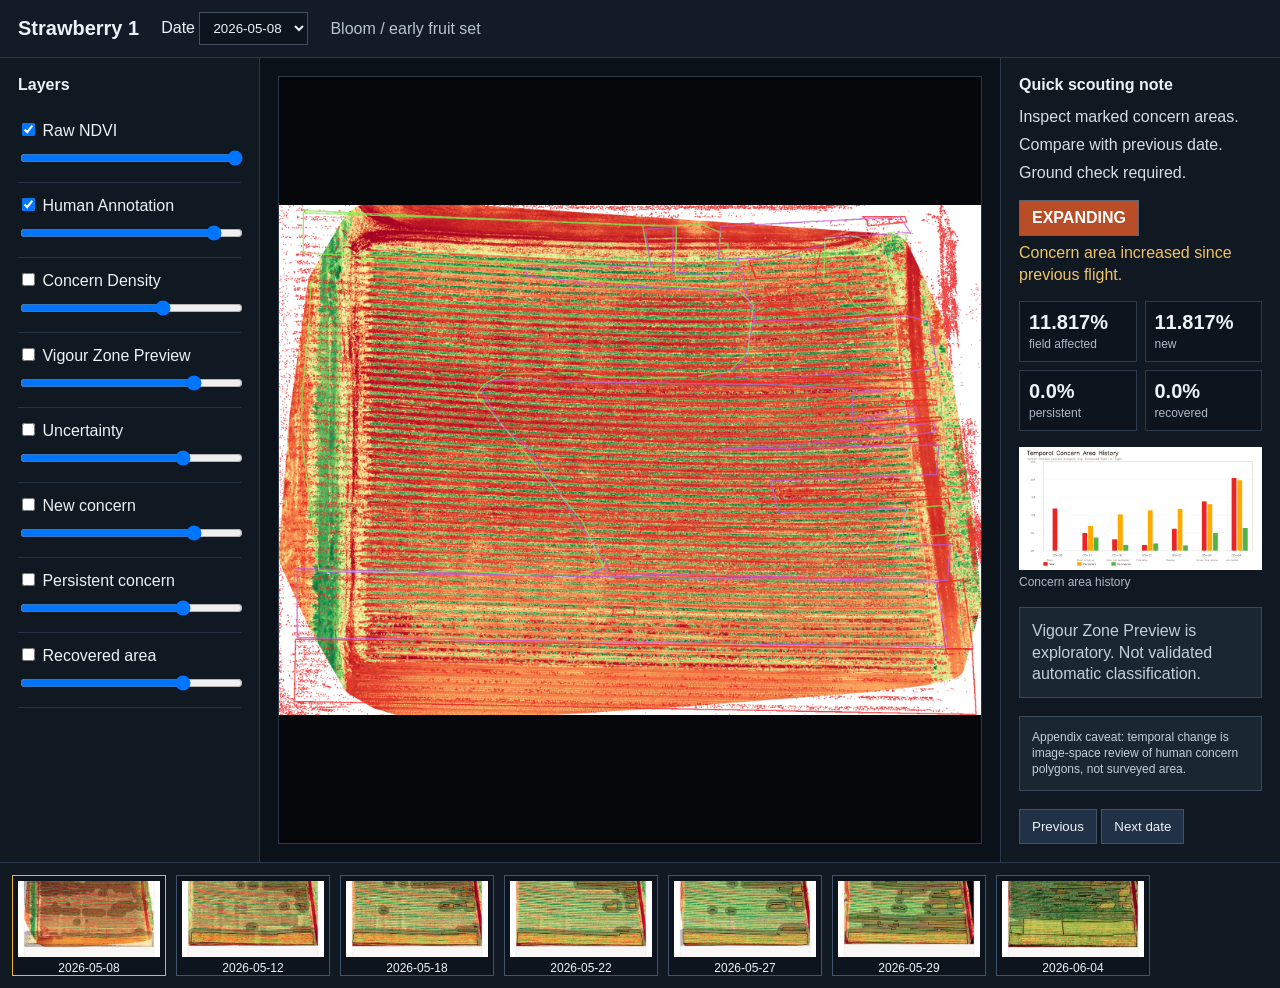
<file: web_viewer/index.html>
<!doctype html>
<html lang="en">
<head>
  <meta charset="utf-8">
  <meta name="viewport" content="width=device-width, initial-scale=1">
  <title>Strawberry 1 | Human-Anchored Vigour Review</title>
  <link rel="stylesheet" href="styles.css">
</head>
<body>
  <header class="topbar">
    <div class="brand">Strawberry 1</div>
    <label>Date <select id="dateSelect"></select></label>
    <div id="growthStage" class="stage"></div>
  </header>
  <aside class="left-panel">
    <h2>Layers</h2>
    <div id="layerControls"></div>
  </aside>
  <main class="viewport">
    <div id="mapFrame" class="map-frame">
      <img id="rawLayer" class="map-layer" alt="Raw NDVI">
      <img id="humanLayer" class="map-layer overlay" alt="Human Annotation">
      <img id="densityLayer" class="map-layer overlay" alt="Concern Density">
      <img id="previewLayer" class="map-layer overlay" alt="Vigour Zone Preview">
      <img id="uncertaintyLayer" class="map-layer overlay" alt="Uncertainty">
      <img id="newConcernLayer" class="map-layer overlay" alt="New Concern">
      <img id="persistentConcernLayer" class="map-layer overlay" alt="Persistent Concern">
      <img id="recoveredLayer" class="map-layer overlay" alt="Recovered Area">
    </div>
  </main>
  <aside class="right-panel">
    <h2>Quick scouting note</h2>
    <p>Inspect marked concern areas.</p>
    <p>Compare with previous date.</p>
    <p>Ground check required.</p>
    <div id="statusBadge" class="status-badge">Monitor</div>
    <p id="statusNote" class="status-note"></p>
    <p id="annotationNote" class="annotation-note"></p>
    <div id="temporalMetrics" class="metrics"></div>
    <figure class="chart">
      <img src="assets/temporal_timeline_chart.png" alt="Temporal concern area chart">
      <figcaption>Concern area history</figcaption>
    </figure>
    <div class="notice">Vigour Zone Preview is exploratory. Not validated automatic classification.</div>
    <div class="notice appendix">Appendix caveat: temporal change is image-space review of human concern polygons, not surveyed area.</div>
    <button id="prevBtn">Previous</button>
    <button id="nextBtn">Next date</button>
  </aside>
  <footer class="timeline" id="timeline"></footer>
  <script src="app.js"></script>
</body>
</html>
</file>
<file: web_viewer/styles.css>
* { box-sizing: border-box; }
body {
  margin: 0;
  min-height: 100vh;
  display: grid;
  grid-template-columns: 260px minmax(0, 1fr) 280px;
  grid-template-rows: 58px minmax(0, 1fr) 126px;
  grid-template-areas:
    "top top top"
    "left center right"
    "timeline timeline timeline";
  font-family: Arial, sans-serif;
  background: #0b1118;
  color: #edf2f7;
}
.topbar {
  grid-area: top;
  display: flex;
  align-items: center;
  gap: 22px;
  padding: 0 18px;
  background: #121b26;
  border-bottom: 1px solid #2a3848;
}
.brand { font-size: 20px; font-weight: 700; }
select { background: #0d141d; color: #edf2f7; border: 1px solid #415064; padding: 7px 9px; }
.stage { color: #b8c4d2; }
.left-panel, .right-panel {
  padding: 18px;
  background: #101821;
  border-color: #2a3848;
}
.left-panel { grid-area: left; border-right: 1px solid #2a3848; }
.right-panel { grid-area: right; border-left: 1px solid #2a3848; }
h2 { font-size: 16px; margin: 0 0 14px; }
.layer-control { padding: 12px 0; border-bottom: 1px solid #253242; }
.check { display: block; margin-bottom: 8px; }
input[type="range"] { width: 100%; }
.viewport {
  grid-area: center;
  display: grid;
  place-items: center;
  padding: 18px;
  min-width: 0;
}
.map-frame {
  position: relative;
  width: 100%;
  height: 100%;
  background: #05070a;
  overflow: hidden;
  border: 1px solid #2a3848;
}
.map-layer {
  position: absolute;
  inset: 0;
  width: 100%;
  height: 100%;
  object-fit: contain;
}
.overlay { pointer-events: none; }
.right-panel p { margin: 0 0 10px; color: #d5dde7; }
.status-badge {
  display: inline-block;
  margin: 8px 0 6px;
  padding: 8px 12px;
  border: 1px solid #5a6575;
  background: #223246;
  color: white;
  font-weight: 700;
  text-transform: uppercase;
}
.status-badge.stable { background: #2e7d44; }
.status-badge.monitor { background: #a66c00; }
.status-badge.expanding { background: #b94d28; }
.status-badge.review { background: #9a1f26; }
.status-note {
  color: #f0c36a !important;
  line-height: 1.35;
}
.annotation-note {
  color: #f0c36a !important;
  font-size: 12px;
  line-height: 1.35;
}
.metrics {
  display: grid;
  grid-template-columns: 1fr 1fr;
  gap: 8px;
  margin: 16px 0;
}
.metrics div {
  padding: 9px;
  background: #0d141d;
  border: 1px solid #2d3b4d;
}
.metrics strong {
  display: block;
  font-size: 20px;
}
.metrics span {
  color: #aeb9c7;
  font-size: 12px;
}
.chart {
  margin: 14px 0;
}
.chart img {
  width: 100%;
  display: block;
  background: white;
}
.chart figcaption {
  margin-top: 5px;
  color: #aeb9c7;
  font-size: 12px;
}
.notice {
  margin: 18px 0;
  padding: 12px;
  background: #1b2633;
  border: 1px solid #38495c;
  color: #c5cfda;
  line-height: 1.35;
}
.appendix {
  font-size: 12px;
}
button {
  background: #223246;
  color: #edf2f7;
  border: 1px solid #40536a;
  padding: 9px 12px;
  cursor: pointer;
}
button:hover { background: #2b3d54; }
.timeline {
  grid-area: timeline;
  display: flex;
  gap: 10px;
  padding: 12px;
  overflow-x: auto;
  background: #111923;
  border-top: 1px solid #2a3848;
}
.thumb {
  width: 154px;
  flex: 0 0 auto;
  padding: 5px;
  background: #0d141d;
}
.thumb.active { border-color: #f0b429; }
.thumb img {
  width: 100%;
  height: 76px;
  object-fit: cover;
  display: block;
}
.thumb span {
  display: block;
  margin-top: 4px;
  font-size: 12px;
}
</file>
